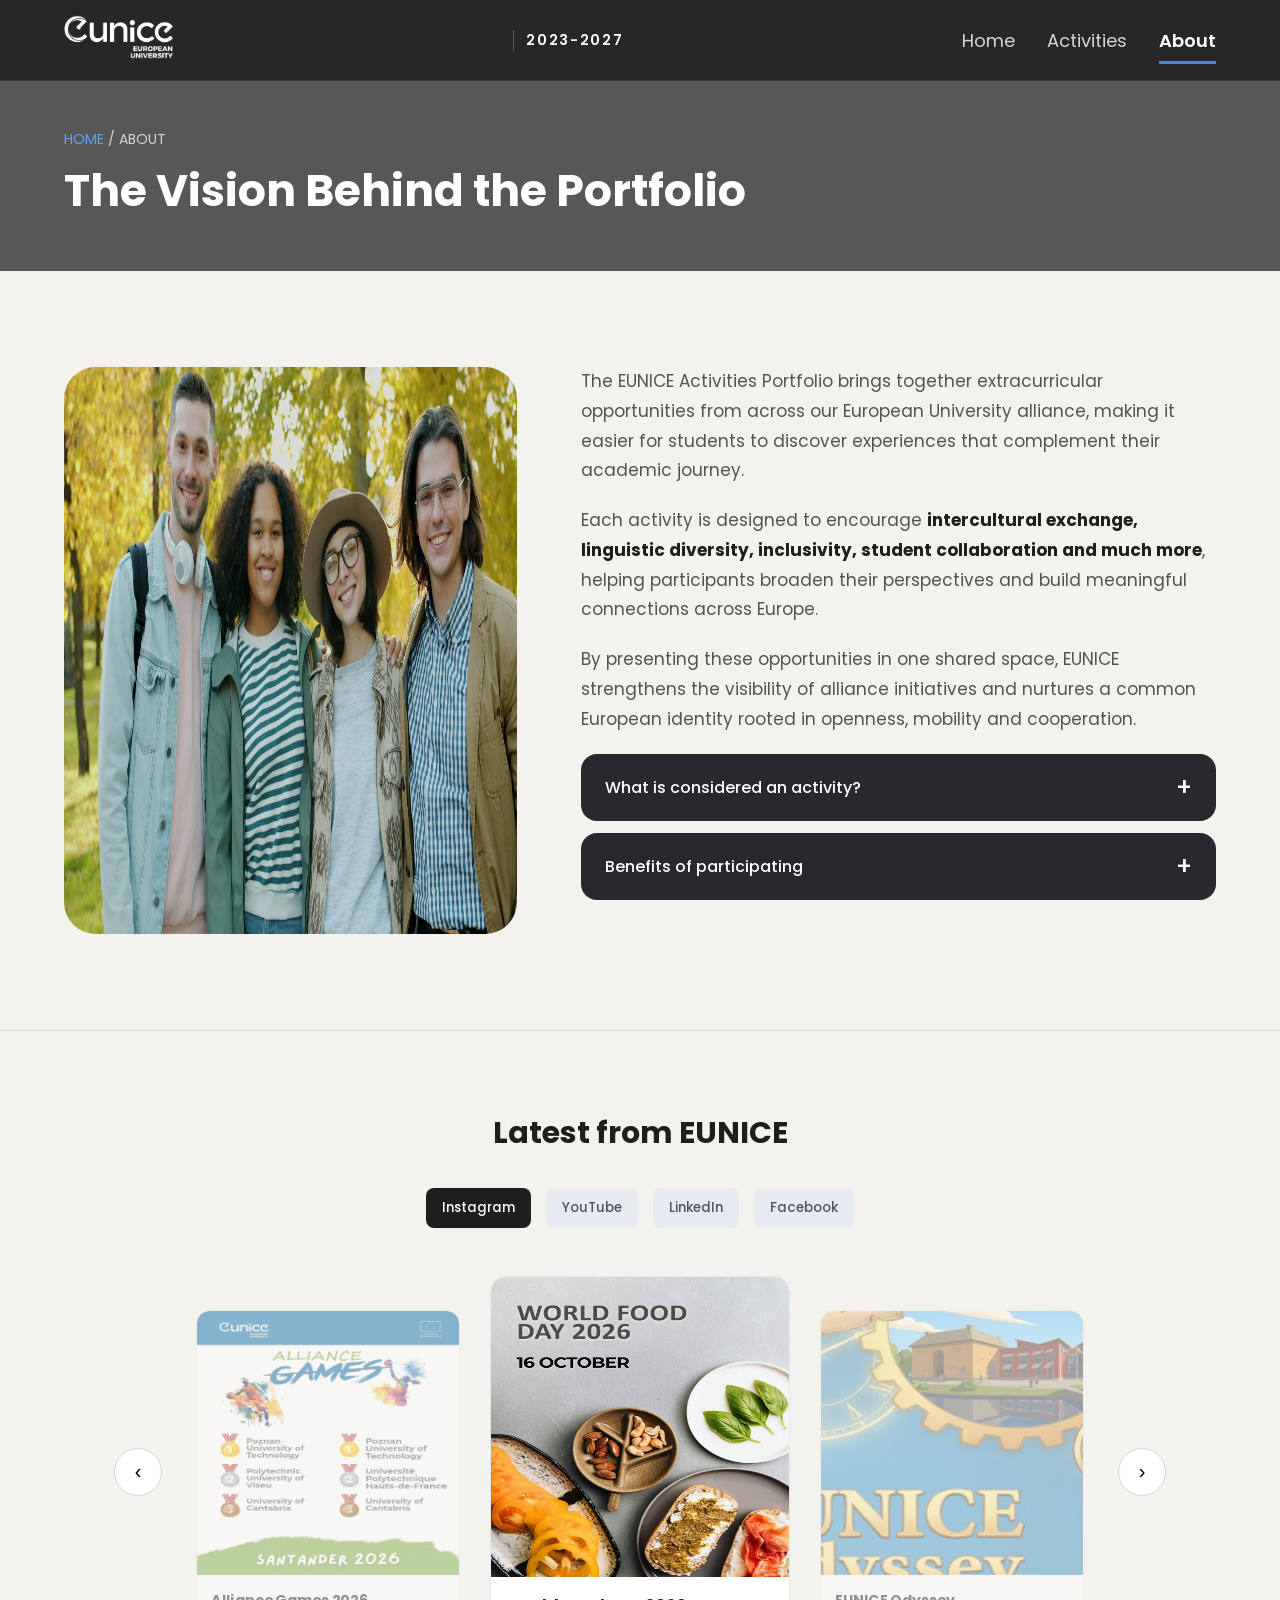
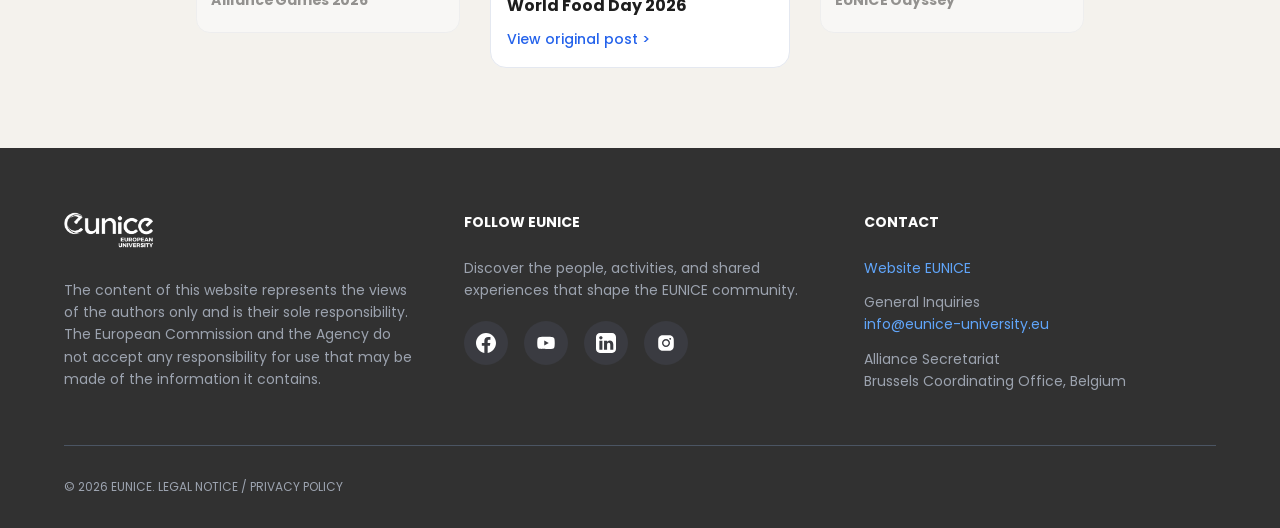
<file: eunice/about.html>
<!DOCTYPE html>
<html lang="en">
<head>
  <meta charset="UTF-8">
  <meta name="viewport" content="width=device-width, initial-scale=1.0">
  <title>About - EUNICE</title>
  <link rel="icon" href="favicon.svg">
  <link href="https://fonts.googleapis.com/css2?family=Poppins:wght@400;500;600;700&display=swap" rel="stylesheet">
  <link rel="stylesheet" href="css/style.css">
</head>
<body>
<header>
  <div class="container nav">
    <a href="index.html"><img src="assets/eunice-logo-white.png" alt="EUNICE European University"></a>
      <span class="brand-years">2023-2027</span>
    <button id="menu-btn" type="button">&#9776;</button>
    <ul id="menu">
      <li><a href="index.html">Home</a></li>
      <li><a href="#">Activities</a></li>
      <li><a href="about.html" class="active">About</a></li>
    </ul>
  </div>
</header>
<main class="about-page">
  <section class="page-banner">
    <div class="container">
      <div class="breadcrumb"><a href="index.html">Home</a> / About</div>
      <h1>The Vision Behind the Portfolio</h1>
    </div>
  </section>

  <section class="container about-main">
    <div class="about-img">
      <img src="assets/about-students.jpg" alt="A diverse group of EUNICE students smiling together outdoors on campus">
    </div>
    <div class="about-text">
      <p>The EUNICE Activities Portfolio brings together extracurricular opportunities from across our European University alliance, making it easier for students to discover experiences that complement their academic journey.</p>
      <p>Each activity is designed to encourage <strong>intercultural exchange, linguistic diversity, inclusivity, student collaboration and much more</strong>, helping participants broaden their perspectives and build meaningful connections across Europe.</p>
      <p>By presenting these opportunities in one shared space, EUNICE strengthens the visibility of alliance initiatives and nurtures a common European identity rooted in openness, mobility and cooperation.</p>

      <div class="acc">
        <button class="acc-btn" type="button">What is considered an activity? <span>+</span></button>
        <div class="acc-body">Activities may include workshops, cultural events, language initiatives, student-led projects, volunteering and other learning experiences outside the formal curriculum.</div>
      </div>
      <div class="acc">
        <button class="acc-btn" type="button">Benefits of participating <span>+</span></button>
        <div class="acc-body">Participation fosters personal growth, intercultural awareness, new skills, and lasting connections among students across the EUNICE alliance. It promotes cognitive flexibility, communication, digital and intercultural competence, problem-solving, self-management, teamwork, and technical skills, empowering individuals to thrive in a changing world and make a meaningful impact on society.</div>
      </div>
    </div>
  </section>

  <section class="social" id="latest-social">
    <h2>Latest from EUNICE</h2>
    <div class="nets" id="nets"></div>
    <div class="carousel">
      <button class="arrow" id="p-prev" type="button">&lsaquo;</button>
      <div id="posts"></div>
      <button class="arrow" id="p-next" type="button">&rsaquo;</button>
    </div>
  </section>
</main>
<footer>
  <div class="container">
    <div class="foot-cols">
      <div>
        <a href="index.html"><img class="logo" src="assets/eunice-logo-white.png" alt="EUNICE"></a>
        <p>The content of this website represents the views of the authors only and is their sole responsibility. The European Commission and the Agency do not accept any responsibility for use that may be made of the information it contains.</p>
      </div>
      <div>
        <h2>Follow EUNICE</h2>
        <p>Discover the people, activities, and shared experiences that shape the EUNICE community.</p>
        <div class="social-icons">
          <a href="https://www.facebook.com/euniceuniversity/" target="_blank"><img src="assets/1bd27.svg" alt="Facebook"></a>
          <a href="https://www.youtube.com/@euniceuniversity" target="_blank"><img src="assets/2d2a8.svg" alt="YouTube"></a>
          <a href="https://www.linkedin.com/company/eunice-european-university/" target="_blank"><img src="assets/5a72d.svg" alt="LinkedIn"></a>
          <a href="https://www.instagram.com/eunice_uni_/" target="_blank"><img src="assets/a22d2.svg" alt="Instagram"></a>
        </div>
      </div>
      <div>
        <h2>Contact</h2>
        <ul>
          <li><a href="https://eunice-university.eu" target="_blank">Website EUNICE</a></li>
          <li>General Inquiries<br><a href="mailto:info@eunice-university.eu">info@eunice-university.eu</a></li>
          <li>Alliance Secretariat<br>Brussels Coordinating Office, Belgium</li>
        </ul>
      </div>
    </div>
    <div class="copy">&copy; 2026 EUNICE. LEGAL NOTICE / PRIVACY POLICY</div>
  </div>
</footer>
<script src="js/main.js"></script>
</body>
</html>
</file>
<file: eunice/css/style.css>
/* ===== Base ===== */
* { 
  box-sizing: border-box; 
  margin: 0; 
  padding: 0; 
}

body {
   font-family: 'Poppins', sans-serif; 
   color: #1e1e1e; 
   background: #fff; 
  }

a {
   text-decoration: none; 
   color: inherit; 
  }

img {
   max-width: 100%; 
  }

ul {
   list-style: none; 
  }

.container {
   max-width: 1200px; 
   margin: 0 auto; 
   padding: 0 24px; 
  }

/* ===== Header ===== */
header {
   position: sticky; 
   top: 0; 
   z-index: 10; 
   background:  #272727 ; 
   border-bottom: 1px solid #333; 
  }

.nav {
   display: flex; 
   justify-content: space-between; 
   align-items: center; 
   height: 80px; 
  }

.nav img { 
  height: 44px; 
}

.nav ul { 
  display: flex; 
  gap: 32px; 
}

.nav ul a {
   color: #d1d5db; 
   font-size: 18px; 
   padding: 8px 0; 
   border-bottom: 3px solid transparent; 
  }

.nav ul a:hover {
   color: #fff; 
  }

.nav ul a.active {
   color: #fff; 
   font-weight: 600; 
   border-bottom-color: #4285f4; 
  }

.brand {
  display: flex;
  align-items: center;
  justify-content: flex-start;
  gap: 0.75rem;
  margin-right: auto;
  flex: 0 0 auto;
}

.brand a {
  display: flex;
  flex: 0 0 auto;
}

.brand img {
  display: block;
  width: auto;
  max-width: none;
  height: 50px;
}

.brand-years {
  color: #fff;
  font-family: "Poppins", sans-serif;
  font-size: 0.875rem;
  font-weight: 600;
  letter-spacing: 0.12em;
  padding-left: 0.75rem;
  border-left: 1px solid rgba(255, 255, 255, 0.25);
}

@media (max-width: 640px) {
  .brand-years {
    font-size: 0.75rem;
    padding-left: 0.5rem;
  }
}

#menu-btn {
   display: none; 
   background: none; 
   border: 0; 
   color: #fff; 
   font-size: 28px; 
   cursor: pointer; 
  }

/* ===== Hero ===== */
.hero {
   background: #eaeaea; 
   min-height: 620px; 
   display: flex; 
   align-items: center; 
   padding: 64px 0; 
   overflow: hidden; 
  }

.hero .container {
   display: flex; 
   align-items: center; 
   gap: 48px; 
  }

.hero-text {
   flex: 7; 
  }

.hero h1 {
   font-size: 64px; 
   line-height: 1.1; 
   margin-bottom: 24px; 
  }

.hero p {
   font-size: 22px; 
   line-height: 1.6; 
   color: #374151; 
   margin-bottom: 32px;
   max-width: 640px; 
}

.btn {
   display: inline-block; 
   background: #28292e; 
   color: #fff; 
   padding: 16px 32px; 
   border-radius: 12px; 
   font-weight: 600; 
   transition: background 0.2s; 
  }

.btn:hover {
   background: #000; 
  }

.hero-img {
   flex: 5; 
   position: relative; 
   display: flex; 
   justify-content: center; 
  }

.hero-img img 
{
   width: 300px; 
}

.hero-img .ghost 
{
   position: absolute; 
   top: 0; 
   left: 50%; 
   margin-left: -170px; 
}

.ghost1 { transform: rotate(35deg); opacity: 0.4; }
.ghost2 { transform: rotate(15deg); opacity: 0.7; }

/* ===== Estatísticas ===== */
.stats 
{ 
  background: #f8f9fa; 
  border-top: 1px solid #e5e7eb; 
  border-bottom: 1px solid #e5e7eb; 
  padding: 56px 0; 
}
.stats .container {
   display: flex; 
   text-align: center; 
  }

.stat {
   flex: 1; 
   padding: 0 16px; 
   border-left: 1px solid #e5e7eb; 
  }

.stat:first-child { border-left: 0; }

.stat strong { 
  display: block; 
  font-size: 56px; 
  color: #2563eb; 
}

.stat span {
   display: block; 
   font-size: 20px; 
   font-weight: 600; 
   text-transform: uppercase; 
   margin-top: 8px; 
  }
  
.stat p { 
  color: #6b7280; 
  font-size: 14px; 
  margin-top: 4px; 
}

/* ===== Testemunhos ===== */
.testimonials { 
  padding: 96px 0; 
  text-align: center; 
}

.testimonials h2 {
   font-size: 44px; 
   margin-bottom: 12px; 
  }

.testimonials .sub {
   color: #4b5563; 
   font-size: 18px; 
   margin-bottom: 56px; 
  }

.t-wrap { 
  display: flex; 
  align-items: center; 
  gap: 20px; 
  max-width: 1000px; 
  margin: 0 auto; 
}

.arrow { 
  width: 48px; 
  height: 48px; 
  flex-shrink: 0; 
  border-radius: 50%; 
  border: 1px solid #d1d5db; 
  background: #fff; 
  font-size: 20px; 
  cursor: pointer; 
}

.arrow:hover { 
  background: #f3f4f6; 
}

.t-card { 
  flex: 1; 
  display: flex; 
  gap: 32px; 
  align-items: center; 
  background: #f9fafb; 
  border: 1px solid #e5e7eb; 
  border-radius: 24px; 
  padding: 48px; 
  text-align: left; 
}

.t-card img {
   width: 112px; 
   height: 112px; 
   border-radius: 50%; 
  }

.stars {
   color: #fbbf24; 
   margin-top: 12px; 
   text-align: center; 
  }

.t-card blockquote { 
  font-size: 22px; 
  font-style: italic; 
  line-height: 1.6; 
  margin-bottom: 16px; 
}

.t-card b { 
  display: block; 
  font-size: 20px; 
}

.t-card .role { 
  color: #2563eb; 
  font-weight: 500; 
}

.t-card .inst { 
  color: #6b7280; 
  font-size: 14px; 
}

.dots { 
  display: flex; 
  justify-content: center; 
  gap: 10px; 
  margin-top: 32px; 
}

.dots button { 
  width: 10px;
  height: 10px; 
  border: 0; 
  border-radius: 5px; 
  background: #d1d5db; 
  cursor: pointer; 
}

.dots button.on { 
  width: 32px; 
  background: #2563eb; 
}

/* ===== About ===== */
.about-page { 
  background: #f4f2ed; 
}

.page-banner { 
  background: #575757 ; 
  color: #fff; 
  padding: 48px 0; 
}

.breadcrumb { 
  font-size: 14px; 
  text-transform: uppercase; 
  margin-bottom: 8px; 
  color: #d1d5db; 
}

.breadcrumb a { 
  color: #60a5fa; 
}

.page-banner h1 { 
  font-size: 44px; 
}

.about-main { 
  display: flex; 
  gap: 64px; 
  align-items: flex-start; 
  padding-top: 96px; 
  padding-bottom: 96px; 
}

.about-img { 
  flex: 5; 
}

.about-img img { 
  width: 100%; 
  aspect-ratio: 4 / 5; 
  border-radius: 32px; 
  display: block; 
}

.about-text { 
  flex: 7; 
  max-width: 680px; 
}

.about-text p { 
  font-size: 17px; 
  line-height: 1.75; 
  color: #55534f; 
  margin-bottom: 20px; 
}

.about-text strong { 
  color: #1e1e1e; 
}

.acc { 
  background: #28292e; 
  color: #fff; 
  border-radius: 16px; 
  margin-top: 12px; 
  overflow: hidden; 
}

.acc-btn { 
  width: 100%; 
  display: flex; 
  justify-content: space-between; 
  align-items: center; 
  background: none; 
  border: 0; 
  color: #fff; 
  font-family: inherit; 
  font-size: 16px; 
  font-weight: 500; 
  text-align: left; 
  padding: 16px 24px; 
  cursor: pointer; 
}

.acc-btn span { 
  font-size: 24px; 
}

.acc-body { 
  display: none; 
  padding: 20px 24px; 
  border-top: 1px solid #444; 
  color: #d1d5db; 
  line-height: 1.7; 
}

.acc.open .acc-body { 
  display: block; 
}

/* ===== Contact / Social ===== */
.social { 
  background: #f4f2ed; 
  border-top: 1px solid #dedbd4; 
  padding: 80px 0; 
  text-align: center; 
}

.social h2 { 
  font-size: 30px; 
}

.nets { 
  display: flex; 
  justify-content: center; 
  gap: 15px; 
  margin: 32px 0 48px; 
}

.nets button { 
  padding: 10px 16px; 
  border: 0; 
  border-radius: 8px;
  background: #e7ebf1; 
  color: #4b5563; 
  font-family: inherit; 
  font-weight: 500; 
  cursor: pointer;
}

.nets button.sel { 
  background: #1e1e1e; 
  color: #fff; 
}

.carousel { 
  display: flex; 
  justify-content: center; 
  align-items: center; 
  gap: 16px; 
}

#posts { 
  display: flex; 
  align-items: center; 
  justify-content: center; 
  gap: 12px; 
}

.post { 
  width: 300px; 
  background: #fff; 
  border: 1px solid #e4e8f0; 
  border-radius: 16px; 
  overflow: hidden; 
  text-align: left; 
  opacity: 0.45; 
  transform: scale(0.88); 
  cursor: pointer; 
}

.post.active { 
  opacity: 1; 
  transform: scale(1); 
  cursor: default; 
}

.post img { 
  width: 100%; 
  height: 300px; 
  background: #f3f4f6; 
  display: block; 
}

.post div { 
  padding: 16px; 
}

.post h3 { 
  font-size: 16px; 
  margin-bottom: 8px; 
}

.post a { 
  color: #2563eb; 
  font-size: 14px; 
  font-weight: 500; 
}

/* ===== Footer ===== */
footer { 
  background: #313131; 
  color: #fff; 
  padding: 64px 0 32px; 
}

.foot-cols { 
  display: flex; 
  gap: 48px; 
  padding-bottom: 40px; 
  border-bottom: 1px solid #4b5563; 
}

.foot-cols > div { 
  flex: 1; 
}

.foot-cols img.logo { 
  height: 36px; 
  margin-bottom: 24px; 
}

footer h2 { 
  font-size: 14px; 
  text-transform: uppercase; 
  margin-bottom: 24px; 
}

footer p, footer li { 
  color: #9ca3af; 
  font-size: 14px; 
  line-height: 1.6; 
  margin-bottom: 12px; 
}

footer a { 
  color: #60a5fa; 
}

.social-icons { 
  display: flex; 
  gap: 16px; 
  margin-top: 20px; 
}

.social-icons a { 
  width: 44px; 
  height: 44px; 
  border-radius: 50%; 
  background: #3a3b41; 
  display: flex; 
  justify-content: center; 
  align-items: center; 
}

.social-icons img { 
  width: 20px; 
}

.copy { 
  padding-top: 32px; 
  font-size: 12px; 
  color: #9ca3af; 
}

/* ===== Mobile ===== */
@media (max-width: 768px) {

  #menu-btn { display: block; }

  .nav ul { 
    display: none; 
    position: absolute; 
    top: 80px; 
    left: 0; 
    right: 0; 
    flex-direction: column; 
    gap: 0; 
    background: #0a0203; 
    padding: 12px 24px; 
  }

  .nav ul.open { display: flex; }

  .nav ul a { 
    display: block; 
    padding: 12px 0; 
  }

  .hero .container, .stats .container, .about-main, .foot-cols { flex-direction: column; }
  .hero h1 { font-size: 40px; }

  .stat { 
    border-left: 0; 
    border-top: 1px solid #e5e7eb; 
    padding: 24px 0; 
  }

  .stat:first-child { border-top: 0; }

  .t-card { 
    flex-direction: column; 
    padding: 24px; 
  }

  .post.side { display: none; }
  .page-banner h1 { font-size: 30px; }

  
}
</file>
